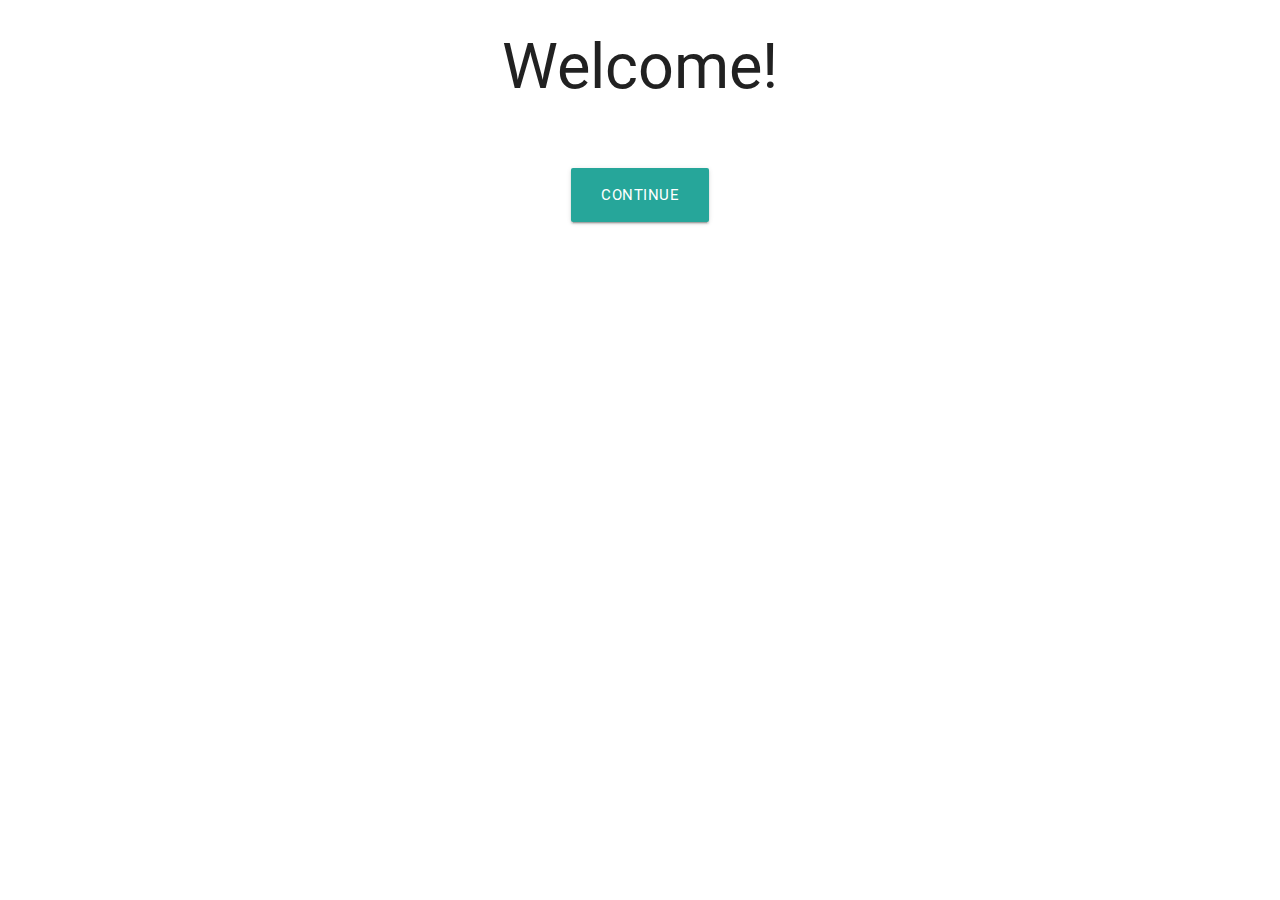
<file: index.html>
<!DOCTYPE html>
<html lang="en">

<head>
  <meta charset="utf-8">
  <title>Particle Photon</title>
  <!-- jQuery library -->
	<script src="public/js/external/jquery/jquery-3.2.1.min.js"></script>
	<!-- Compiled and minified Materialize JavaScript -->
	<script src="public/js/external/materialize/materialize.min.js"></script>
	<!-- Photon Script -->
	<script src="public/js/photonScript.js"></script>
	<!-- Compiled and minified Materialize CSS -->
	<link rel="stylesheet" href="public/css/materialize.min.css">
</head>

<body>
  <div class="container text-center">
    <div class="row">
      <div class="col m12 center-align">
        <h1>Welcome!</h1><br>
      </div>
    </div>
    <div class="row">
      <div class="col m12 center-align">
        <a href="views/lightsControl.html" class="btn-large waves-effect waves-light" role="button">Continue</a>
      </div>
    </div>
  </div>
</body>

</html>
</file>
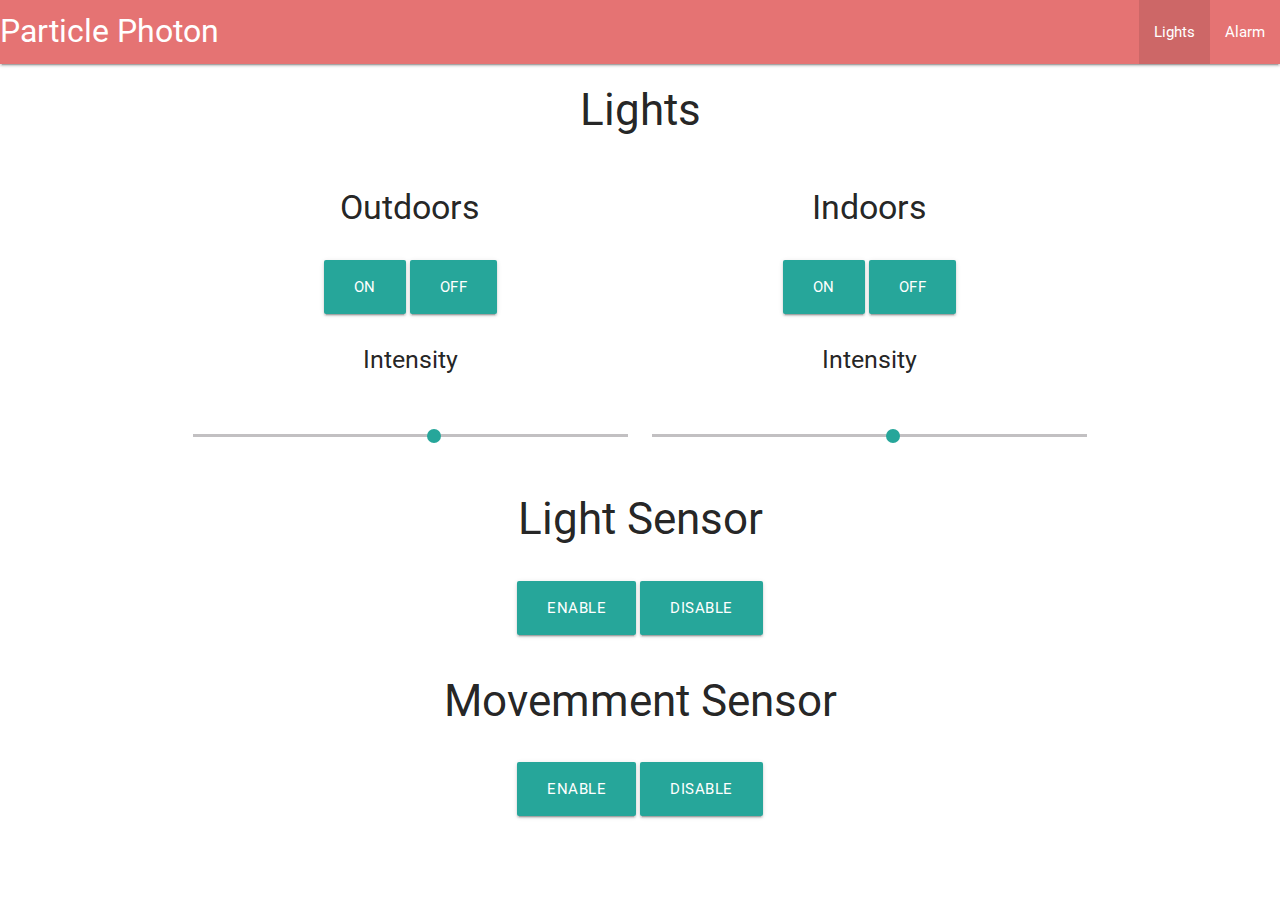
<file: views/lightsControl.html>
<!DOCTYPE html>
<html lang="en">

<head>
	<meta charset="utf-8">
	<title>Particle Photon</title>
	<!-- jQuery library -->
	<script src="../public/js/external/jquery/jquery-3.2.1.min.js"></script>
	<!-- Compiled and minified Materialize JavaScript -->
	<script src="../public/js/external/materialize/materialize.min.js"></script>
	<!-- Photon Script -->
	<script src="../public/js/photonScript.js"></script>
	<!-- Compiled and minified Materialize CSS -->
	<link rel="stylesheet" href="../public/css/materialize.min.css">
	<!-- Photon CSS -->
	<link rel="stylesheet" href="../public/css/photon.css">
</head>
<body onload="loadAllButtonsLights()">
	<nav>
		<div class="nav-wrapper red lighten-2">
			<a href="../index.html" class="brand-logo">Particle Photon</a>
			<ul id="nav-mobile" class="right hide-on-med-and-down">
				<li class="active"><a href="lightsControl.html">Lights</a></li>
				<li><a href="alarmControl.html">Alarm</a></li>
			</ul>
		</div>
	</nav>

	<div class="container text-center">
		<!-- Labels Lights-->
		<div class="row">
			<div class="col m12">
				<h3 class="center-align">Lights</h3>
			</div>
		</div>
		<div class="row">
			<div class="col m6">
				<h4 class="center-align">Outdoors</h4>
			</div>
			<div class="col m6">
				<h4 class="center-align">Indoors</h4>
			</div>
	  </div>

		<!-- Buttons Lights-->
		<div class="row">
			<div class="col m6 center-align">
				<button type="button" class="btn-large waves-effect waves-light" id="turnOutdoorsOn" onclick="turnOutdoorsLightsOn()">On</button>
				<button type="button" class="btn-large waves-effect waves-light" id="turnOutdoorsOff" onclick="turnOutdoorsLightsOff()">Off</button>
			</div>
			<div class="col m6 center-align">
				<button type="button" class="btn-large waves-effect waves-light" id="turnIndoorsOn" onclick="turnIndoorsLightsOn()">On</button>
				<button type="button" class="btn-large waves-effect waves-light" id="turnIndoorsOff" onclick="turnIndoorsLightsOff()">Off</button>
			</div>
		</div>

		<!-- Lights Slider Labels-->
		<div class="row">
			<div class="col m6 center-align">
				<h5>Intensity</h5>
			</div>
			<div class="col m6 center-align">
				<h5>Intensity</h5>
			</div>
		</div>

		<!-- Testing porpuse -->
		<!-- <div class="row">
			<button type="button" class="btn-large waves-effect waves-light"  onclick="testing()">Test</button>
		</div> -->

		<!-- Lights Sliders-->
		<div class="row">
			<div class="col m6 center-align">
				<form>
					<p class="range-field">
						<input id="outdoorIntensity" type="range" min="0" max="9" onchange="changeOutdoorsLightsIntensity()">
					</p>
				</form>
			</div>
			<div class="col m6 center-align">
				<form>
					<p class="range-field">
						<input id="indoorIntensity" type="range" min="0" max="9" onchange="changeIndoorsLightsIntensity()">
					</p>
				</form>
			</div>

		</div>

		<!-- Label Light Sensor-->
		<div class="row">
			<div class="col m12">
				<h3 class="center-align">Light Sensor</h3>
			</div>
		</div>

		<!-- Buttons Light Sensor -->
		<div class="row">
			<div class="col m12 center-align">
				<button type="button" class="btn-large waves-effect waves-light" id="enableLightSensor" onclick="enableLightSensor()">Enable</button>
				<button type="button" class="btn-large waves-effect waves-light" id="disableLightSensor" onclick="disableLightSensor()">Disable</button>
			</div>
		</div>

		<!-- Label Movemment Sensor-->
		<div class="row">
			<div class="col m12">
				<h3 class="center-align">Movemment Sensor</h3>
			</div>
		</div>

		<!-- Buttons Movemment Sensor -->
		<div class="row">
			<div class="col m12 center-align">
				<button type="button" class="btn-large waves-effect waves-light" id="enableMovemmentSensor" onclick="enableMovemmentSensor()">Enable</button>
				<button type="button" class="btn-large waves-effect waves-light" id="disableMovemmentSensor" onclick="disableMovemmentSensor()">Disable</button>
			</div>
		</div>

	</div>
</body>

</html>
</file>
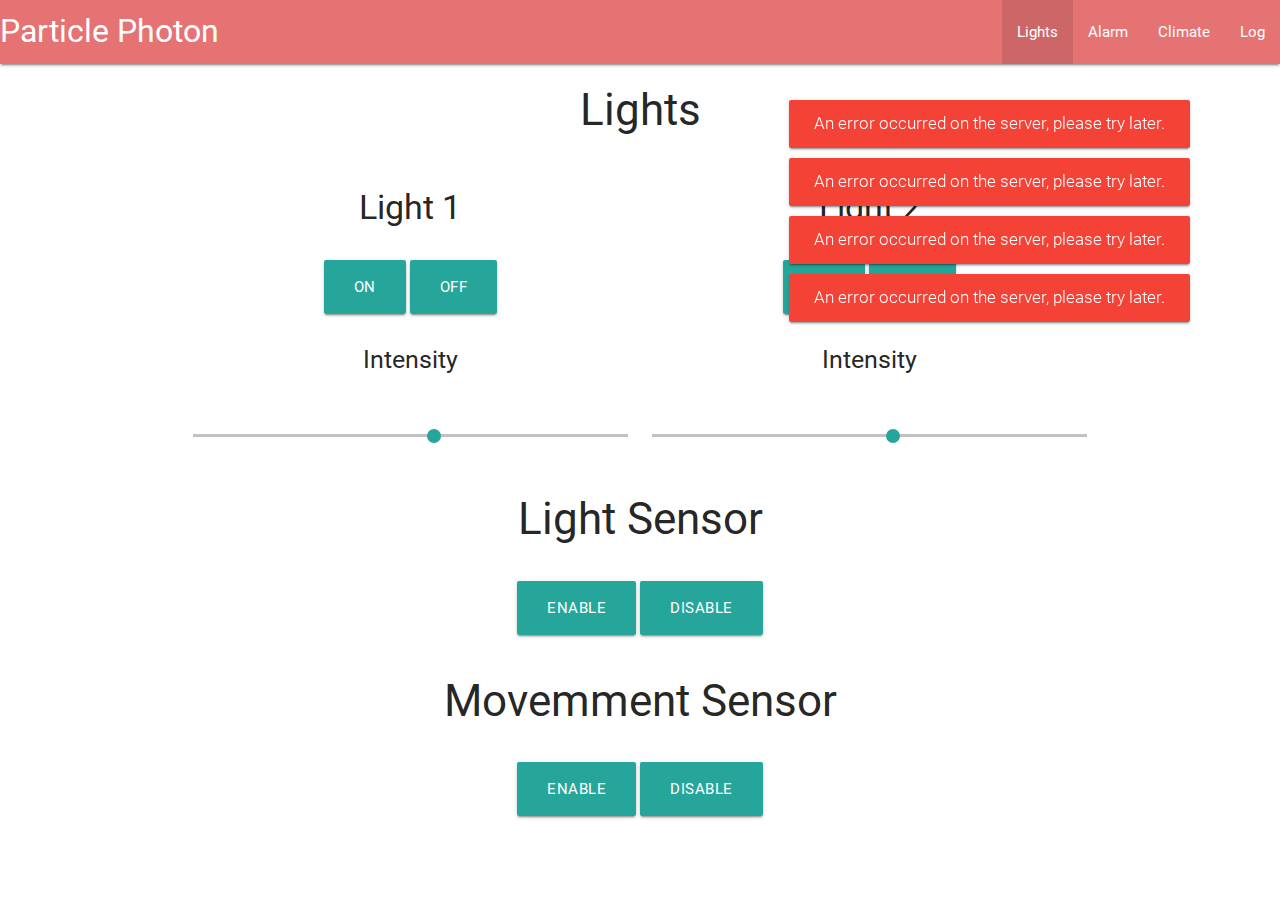
<file: web/views/lightsControl.html>
<!DOCTYPE html>
<html lang="en">

<head>
	<meta charset="utf-8">
	<title>Particle Photon</title>
	<!-- jQuery library -->
	<script src="../public/js/external/jquery/jquery-3.2.1.min.js"></script>
	<!-- Compiled and minified Materialize JavaScript -->
	<script src="../public/js/external/materialize/materialize.min.js"></script>
	<!-- Photon Script -->
	<script src="../public/js/photonScript.js"></script>
	<!-- Compiled and minified Materialize CSS -->
	<link rel="stylesheet" href="../public/css/materialize.min.css">
	<!-- Photon CSS -->
	<link rel="stylesheet" href="../public/css/photon.css">
</head>
<body onload="loadAllButtonsLights()">
	<nav>
		<div class="nav-wrapper red lighten-2">
			<a href="../index.html" class="brand-logo">Particle Photon</a>
			<ul id="nav-mobile" class="right">
				<li class="active"><a href="lightsControl.html">Lights</a></li>
				<li><a href="alarmControl.html">Alarm</a></li>
				<li><a href="climateControl.html">Climate</a></li>
				<li><a href="log.html">Log</a></li>
			</ul>
		</div>
	</nav>

	<div class="container text-center">
		<!-- Labels Lights-->
		<div class="row">
			<div class="col m12">
				<h3 class="center-align">Lights</h3>
			</div>
		</div>
		<div class="row">
			<div class="col m6">
				<h4 class="center-align">Light 1</h4>
			</div>
			<div class="col m6">
				<h4 class="center-align">Light 2</h4>
			</div>
	  </div>

		<!-- Buttons Lights-->
		<div class="row">
			<div class="col m6 center-align">
					<button type="button" class="btn-large waves-effect waves-light" id="turnLight1On" onclick="turnOnLight1()">On</button>
				<button type="button" class="btn-large waves-effect waves-light" id="turnLight1Off" onclick="turnOffLight1()">Off</button>
			</div>
			<div class="col m6 center-align">
				<button type="button" class="btn-large waves-effect waves-light" id="turnLight2On" onclick="turnOnLight2()">On</button>
				<button type="button" class="btn-large waves-effect waves-light" id="turnLight2Off" onclick="turnOffLight2()">Off</button>
			</div>
		</div>

		<!-- Lights Slider Labels-->
		<div class="row">
			<div class="col m6 center-align">
				<h5>Intensity</h5>
			</div>
			<div class="col m6 center-align">
				<h5>Intensity</h5>
			</div>
		</div>

		<!-- Testing porpuse -->
		<!-- <div class="row">
			<button type="button" class="btn-large waves-effect waves-light"  onclick="testing()">Test</button>
		</div> -->

		<!-- Lights Sliders-->
		<div class="row">
			<div class="col m6 center-align">
				<form>
					<p class="range-field">
						<input id="light1Intensity" type="range" min="0" max="9" onchange="changeLight1Intensity()">
					</p>
				</form>
			</div>
			<div class="col m6 center-align">
				<form>
					<p class="range-field">
						<input id="light2Intensity" type="range" min="0" max="9" onchange="changeLight2Intensity()">
					</p>
				</form>
			</div>

		</div>

		<!-- Label Light Sensor-->
		<div class="row">
			<div class="col m12">
				<h3 class="center-align">Light Sensor</h3>
			</div>
		</div>

		<!-- Buttons Light Sensor -->
		<div class="row">
			<div class="col m12 center-align">
				<button type="button" class="btn-large waves-effect waves-light" id="enableLightSensor" onclick="enableLightSensor()">Enable</button>
				<button type="button" class="btn-large waves-effect waves-light" id="disableLightSensor" onclick="disableLightSensor()">Disable</button>
			</div>
		</div>

		<!-- Label Movemment Sensor-->
		<div class="row">
			<div class="col m12">
				<h3 class="center-align">Movemment Sensor</h3>
			</div>
		</div>

		<!-- Buttons Movemment Sensor -->
		<div class="row">
			<div class="col m12 center-align">
				<button type="button" class="btn-large waves-effect waves-light" id="enableMovemmentSensor" onclick="enableMovemmentSensor()">Enable</button>
				<button type="button" class="btn-large waves-effect waves-light" id="disableMovemmentSensor" onclick="disableMovemmentSensor()">Disable</button>
			</div>
		</div>

	</div>
</body>

</html>
</file>
<file: public/css/photon.css>
#alarmNotTriggerInfo{
  background-color: lightgreen;
}
#alarmTriggerInfo{
  background-color: #ff9999;
}
#alarmNotTriggerText{
  color: white  ;
}
#alarmTriggerText{
  color: black;
}
</file>
<file: web/public/css/photon.css>
#alarmNotTriggerInfo{
  background-color: lightgreen;
}
#alarmTriggerInfo{
  background-color: #ff9999;
}
#alarmNotTriggerText{
  color: white  ;
}
#alarmTriggerText{
  color: black;
}
</file>
